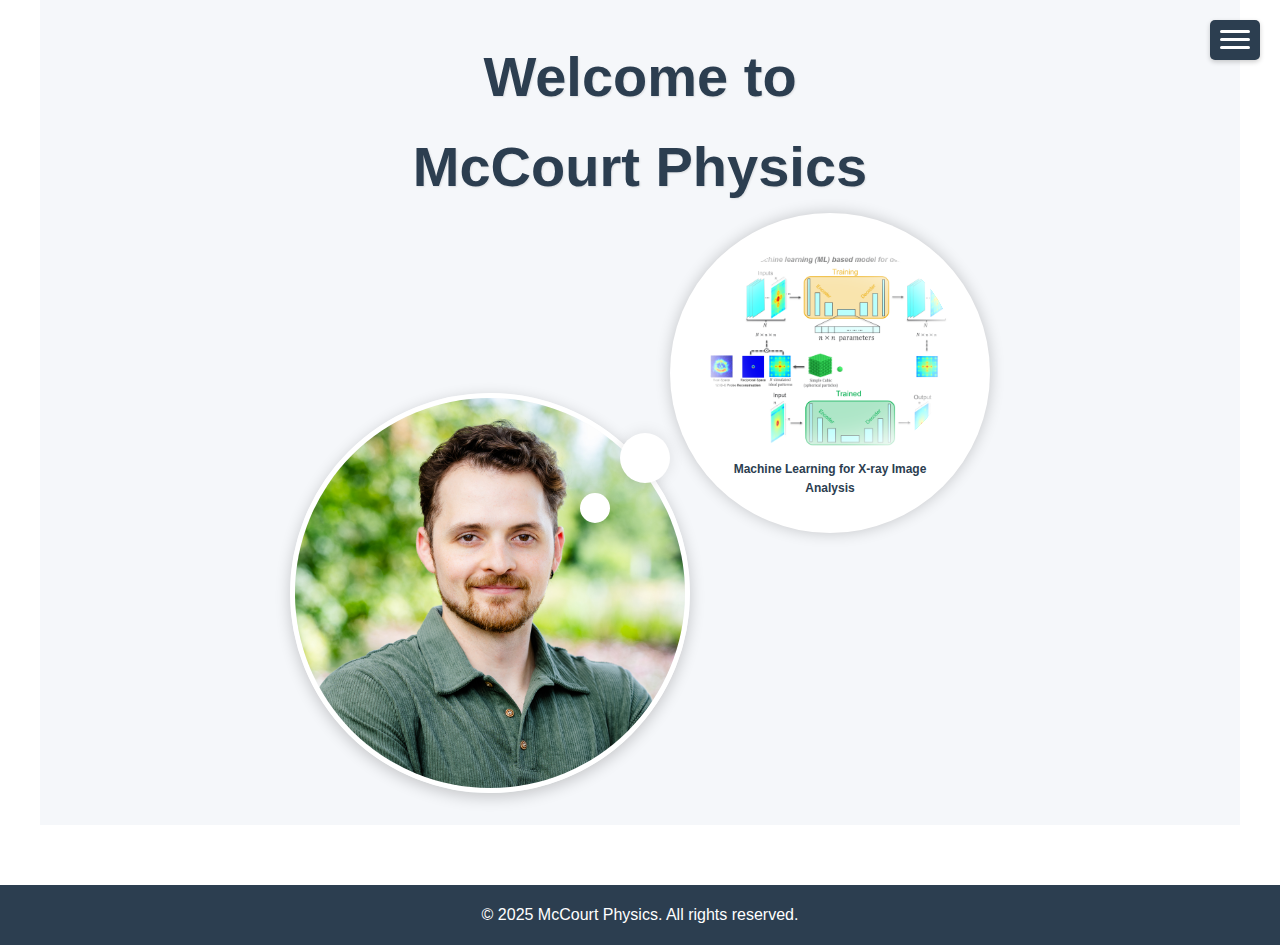
<file: index.html>
<!DOCTYPE html>
<html lang="en">
<head>
    <meta charset="UTF-8">
    <meta name="viewport" content="width=device-width, initial-scale=1.0">
    <title>McCourt Physics</title>
    <link rel="stylesheet" href="css/styles.css">
    <link rel="stylesheet" href="https://cdnjs.cloudflare.com/ajax/libs/font-awesome/5.15.4/css/all.min.css">
</head>
<body>
    <header>
        <nav>
            <ul>
                <li><a href="index.html">Home</a></li>
                <li><a href="about.html">About</a></li>
                <li><a href="research.html">Research</a></li>
                <li><a href="interests.html">Interests</a></li>
                <li><a href="contact.html">Contact</a></li>
            </ul>
        </nav>
    </header>

    <main>
        <section id="home" class="hero-section">
            <div class="hero-content">
                <h1>Welcome to<br>McCourt Physics</h1>
                
                <div class="scientist-container">
                    <div class="scientist">
                        <img src="images/34097D_3109_ALI_Joseph McCourt_WEB.jpg" alt="Joseph McCourt" class="scientist-img">
                        <div class="thought-bubble">
                            <a href="#" id="research-link">
                                <div class="research-img-container">
                                    <img src="" alt="Research project" id="research-image" class="research-img">
                                </div>
                                <div class="bubble-title" id="bubble-title"></div>
                            </a>
                        </div>
                    </div>
                </div>
            </div>
        </section>
    </main>

    <footer>
        <p>&copy; 2025 McCourt Physics. All rights reserved.</p>
    </footer>

    <!-- Hamburger Menu Button -->
    <div class="hamburger-menu">
        <div class="hamburger-icon">
            <span></span>
            <span></span>
            <span></span>
        </div>
    </div>

    <!-- Mobile Navigation -->
    <nav class="mobile-nav">
        <ul>
            <li><a href="index.html">Home</a></li>
            <li><a href="about.html">About</a></li>
            <li><a href="research.html">Research</a></li>
            <li><a href="interests.html">Interests</a></li>
            <li><a href="contact.html">Contact</a></li>
        </ul>
    </nav>

    <script>
        // Array of research projects with images and links
        const researchProjects = [
            {
                image: "images/research/lipid_self_assembly.png",
                link: "research.html#lipid-assembly",
                title: "Lipid Self-Assembly"
            },
            {
                image: "images/research/charge_regulation.png",
                link: "research.html#charge-regulation",
                title: "Charge Regulation in Molecular Assemblies"
            },
            {
                image: "images/research/waxs_diffraction_analysis.png",
                link: "research.html#waxs-diffraction",
                title: "X-ray Diffraction Analysis"
            },
            {
                image: "images/research/Xray_scattering_cochleate.png",
                link: "research.html#xray-scattering",
                title: "Nanoscale Mathematical Modelling"
            },
            {
                image: "images/research/MD_simulations_fluctuations.png",
                link: "research.html#molecular-dynamics1",
                title: "Molecular Dynamics of Bilayer Membranes"
            },
            {
                image: "images/research/MD_simulations_parameterization.png",
                link: "research.html#molecular-dynamics2",
                title: "Molecular Dynamics of Lipid Molecules"
            },
            {
                image: "images/research/xray_image_analysis.png",
                link: "research.html#xray-image-analysis",
                title: "Machine Learning for X-ray Image Analysis"
            },
            {
                image: "images/research/ptycosaxs.jpg",
                link: "research.html#ptychography",
                title: "X-ray Ptychography"
            },
            {
                image: "images/research/chiral_in_nature.png",
                link: "research.html#chiral-structures",
                title: "Chirality"
            },
            {
                image: "images/research/RC02_3D_ED_isosurface_0.6_2.3.png",
                link: "research.html#ptychography",
                title: "X-ray Tomography"
            }
        ];

        // Function to select a random research project
        function selectRandomProject() {
            const randomIndex = Math.floor(Math.random() * researchProjects.length);
            // const randomIndex = 4;
            const project = researchProjects[randomIndex];
            
            const researchImage = document.getElementById('research-image');
            const researchLink = document.getElementById('research-link');
            const bubbleTitle = document.getElementById('bubble-title');
            
            researchImage.src = project.image;
            researchImage.alt = project.title;
            researchLink.href = project.link;
            researchLink.title = project.title;
            bubbleTitle.textContent = project.title;
        }

        // Select a random project when the page loads
        document.addEventListener('DOMContentLoaded', function() {
            selectRandomProject();
            
            // Hamburger menu functionality
            const hamburger = document.querySelector('.hamburger-icon');
            const mobileNav = document.querySelector('.mobile-nav');
            
            hamburger.addEventListener('click', function() {
                this.classList.toggle('open');
                mobileNav.classList.toggle('open');
                document.body.classList.toggle('no-scroll');
            });
            
            // Close menu when clicking on a link
            const navLinks = document.querySelectorAll('.mobile-nav a');
            navLinks.forEach(link => {
                link.addEventListener('click', function() {
                    hamburger.classList.remove('open');
                    mobileNav.classList.remove('open');
                    document.body.classList.remove('no-scroll');
                });
            });
        });

        // Change the project every 4 seconds
        setInterval(selectRandomProject, 4000);
    </script>
</body>
</html>
</file>
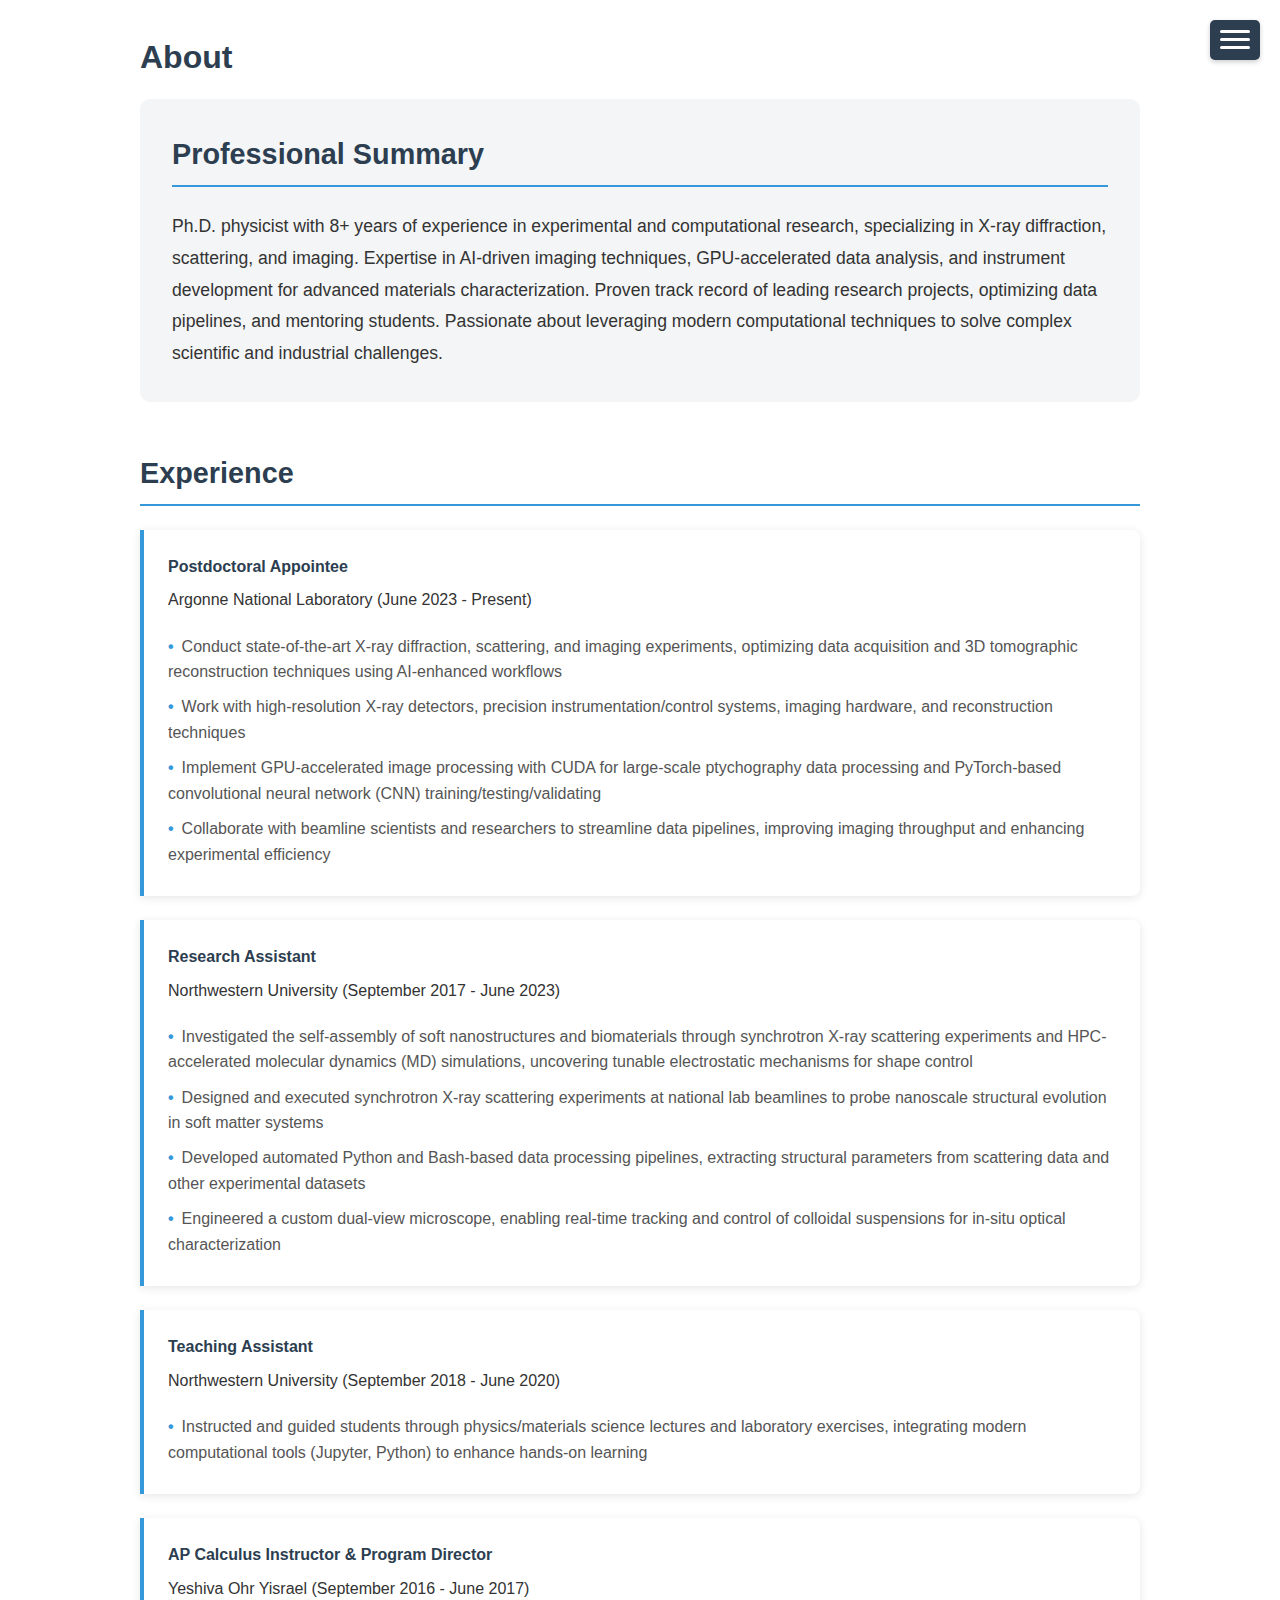
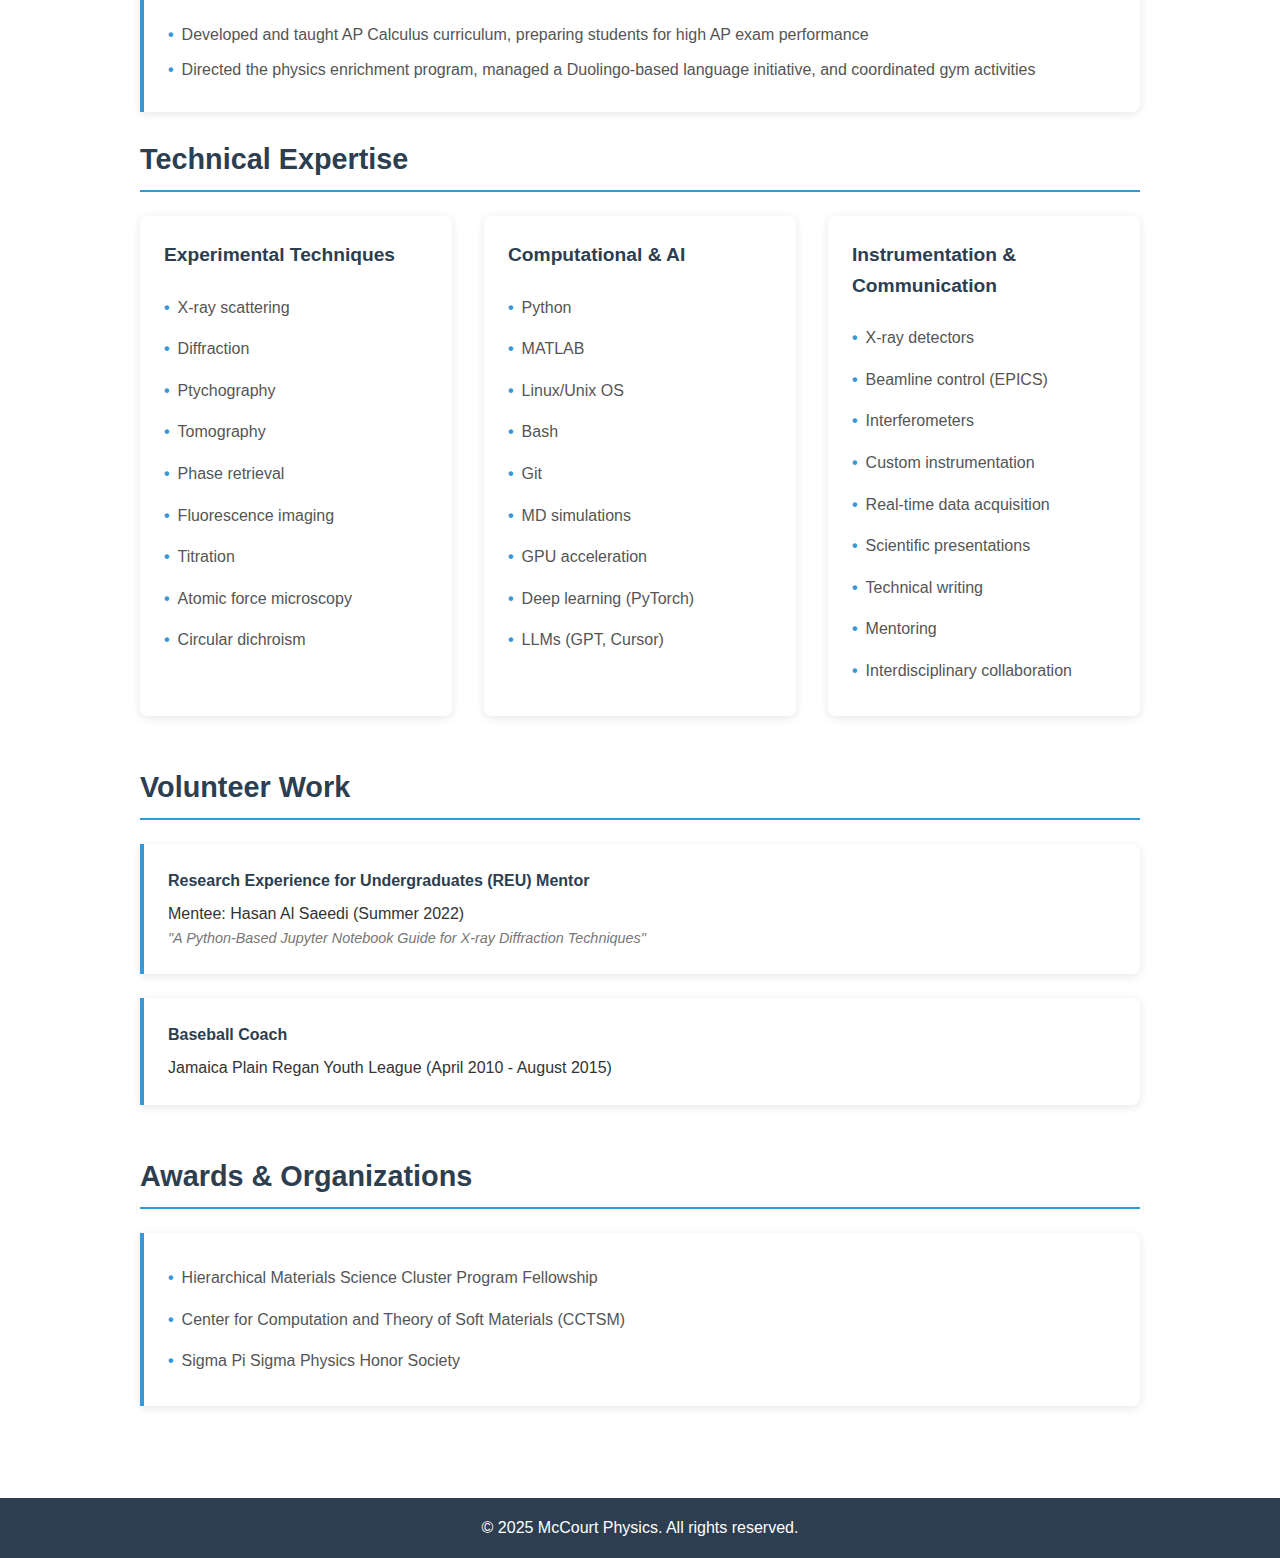
<file: about.html>
<!DOCTYPE html>
<html lang="en">
<head>
    <meta charset="UTF-8">
    <meta name="viewport" content="width=device-width, initial-scale=1.0">
    <title>About - McCourt Physics</title>
    <link rel="stylesheet" href="css/styles.css">
    <link rel="stylesheet" href="https://cdnjs.cloudflare.com/ajax/libs/font-awesome/5.15.4/css/all.min.css">
</head>
<body>
    <header>
        <nav>
            <ul>
                <li><a href="index.html">Home</a></li>
                <li><a href="about.html">About</a></li>
                <li><a href="research.html">Research</a></li>
                <li><a href="interests.html">Interests</a></li>
                <li><a href="contact.html">Contact</a></li>
            </ul>
        </nav>
    </header>

    <main>
        <section id="about">
            <h2>About</h2>
            <div class="about-content">
                <div class="profile-summary">
                    <h3>Professional Summary</h3>
                    <p>Ph.D. physicist with 8+ years of experience in experimental and computational research, specializing in X-ray diffraction, scattering, and imaging. Expertise in AI-driven imaging techniques, GPU-accelerated data analysis, and instrument development for advanced materials characterization. Proven track record of leading research projects, optimizing data pipelines, and mentoring students. Passionate about leveraging modern computational techniques to solve complex scientific and industrial challenges.</p>
                </div>

                <div class="experience">
                    <h3>Experience</h3>
                    <div class="experience-item">
                        <h4>Postdoctoral Appointee</h4>
                        <p>Argonne National Laboratory (June 2023 - Present)</p>
                        <ul class="experience-responsibilities">
                            <li>Conduct state-of-the-art X-ray diffraction, scattering, and imaging experiments, optimizing data acquisition and 3D tomographic reconstruction techniques using AI-enhanced workflows</li>
                            <li>Work with high-resolution X-ray detectors, precision instrumentation/control systems, imaging hardware, and reconstruction techniques</li>
                            <li>Implement GPU-accelerated image processing with CUDA for large-scale ptychography data processing and PyTorch-based convolutional neural network (CNN) training/testing/validating</li>
                            <li>Collaborate with beamline scientists and researchers to streamline data pipelines, improving imaging throughput and enhancing experimental efficiency</li>
                        </ul>
                    </div>
                    
                    <div class="experience-item">
                        <h4>Research Assistant</h4>
                        <p>Northwestern University (September 2017 - June 2023)</p>
                        <ul class="experience-responsibilities">
                            <li>Investigated the self-assembly of soft nanostructures and biomaterials through synchrotron X-ray scattering experiments and HPC-accelerated molecular dynamics (MD) simulations, uncovering tunable electrostatic mechanisms for shape control</li>
                            <li>Designed and executed synchrotron X-ray scattering experiments at national lab beamlines to probe nanoscale structural evolution in soft matter systems</li>
                            <li>Developed automated Python and Bash-based data processing pipelines, extracting structural parameters from scattering data and other experimental datasets</li>
                            <li>Engineered a custom dual-view microscope, enabling real-time tracking and control of colloidal suspensions for in-situ optical characterization</li>
                        </ul>
                    </div>
                    
                    <div class="experience-item">
                        <h4>Teaching Assistant</h4>
                        <p>Northwestern University (September 2018 - June 2020)</p>
                        <ul class="experience-responsibilities">
                            <li>Instructed and guided students through physics/materials science lectures and laboratory exercises, integrating modern computational tools (Jupyter, Python) to enhance hands-on learning</li>
                        </ul>
                    </div>
                    
                    <div class="experience-item">
                        <h4>AP Calculus Instructor & Program Director</h4>
                        <p>Yeshiva Ohr Yisrael (September 2016 - June 2017)</p>
                        <ul class="experience-responsibilities">
                            <li>Developed and taught AP Calculus curriculum, preparing students for high AP exam performance</li>
                            <li>Directed the physics enrichment program, managed a Duolingo-based language initiative, and coordinated gym activities</li>
                        </ul>
                    </div>
                </div>

                <div class="skills-container">
                    <h3>Technical Expertise</h3>
                    <div class="skills-grid">
                        <div class="skill-category">
                            <h4>Experimental Techniques</h4>
                            <ul>
                                <li>X-ray scattering</li>
                                <li>Diffraction</li>
                                <li>Ptychography</li>
                                <li>Tomography</li>
                                <li>Phase retrieval</li>
                                <li>Fluorescence imaging</li>
                                <li>Titration</li>
                                <li>Atomic force microscopy</li>
                                <li>Circular dichroism</li>
                            </ul>
                        </div>
                        <div class="skill-category">
                            <h4>Computational & AI</h4>
                            <ul>
                                <li>Python</li>
                                <li>MATLAB</li>
                                <li>Linux/Unix OS</li>
                                <li>Bash</li>
                                <li>Git</li>
                                <li>MD simulations</li>
                                <li>GPU acceleration</li>
                                <li>Deep learning (PyTorch)</li>
                                <li>LLMs (GPT, Cursor)</li>
                            </ul>
                        </div>
                        <div class="skill-category">
                            <h4>Instrumentation & Communication</h4>
                            <ul>
                                <li>X-ray detectors</li>
                                <li>Beamline control (EPICS)</li>
                                <li>Interferometers</li>
                                <li>Custom instrumentation</li>
                                <li>Real-time data acquisition</li>
                                <li>Scientific presentations</li>
                                <li>Technical writing</li>
                                <li>Mentoring</li>
                                <li>Interdisciplinary collaboration</li>
                            </ul>
                        </div>
                    </div>
                </div>

                <div class="volunteer-work">
                    <h3>Volunteer Work</h3>
                    <div class="volunteer-item">
                        <h4>Research Experience for Undergraduates (REU) Mentor</h4>
                        <p>Mentee: Hasan Al Saeedi (Summer 2022)</p>
                        <p class="volunteer-detail">"A Python-Based Jupyter Notebook Guide for X-ray Diffraction Techniques"</p>
                    </div>
                    <div class="volunteer-item">
                        <h4>Baseball Coach</h4>
                        <p>Jamaica Plain Regan Youth League (April 2010 - August 2015)</p>
                    </div>
                </div>

                <div class="awards">
                    <h3>Awards & Organizations</h3>
                    <ul class="awards-list">
                        <li>Hierarchical Materials Science Cluster Program Fellowship</li>
                        <li>Center for Computation and Theory of Soft Materials (CCTSM)</li>
                        <li>Sigma Pi Sigma Physics Honor Society</li>
                    </ul>
                </div>
            </div>
        </section>
    </main>

    <footer>
        <p>&copy; 2025 McCourt Physics. All rights reserved.</p>
    </footer>

    <!-- Hamburger Menu Button -->
    <div class="hamburger-menu">
        <div class="hamburger-icon">
            <span></span>
            <span></span>
            <span></span>
        </div>
    </div>

    <!-- Mobile Navigation -->
    <nav class="mobile-nav">
        <ul>
            <li><a href="index.html">Home</a></li>
            <li><a href="about.html">About</a></li>
            <li><a href="research.html">Research</a></li>
            <li><a href="interests.html">Interests</a></li>
            <li><a href="contact.html">Contact</a></li>
        </ul>
    </nav>

    <script>
        document.addEventListener('DOMContentLoaded', function() {
            // Hamburger menu functionality
            const hamburger = document.querySelector('.hamburger-icon');
            const mobileNav = document.querySelector('.mobile-nav');
            
            hamburger.addEventListener('click', function() {
                this.classList.toggle('open');
                mobileNav.classList.toggle('open');
                document.body.classList.toggle('no-scroll');
            });
            
            // Close menu when clicking on a link
            const navLinks = document.querySelectorAll('.mobile-nav a');
            navLinks.forEach(link => {
                link.addEventListener('click', function() {
                    hamburger.classList.remove('open');
                    mobileNav.classList.remove('open');
                    document.body.classList.remove('no-scroll');
                });
            });
        });
    </script>
</body>
</html>
</file>
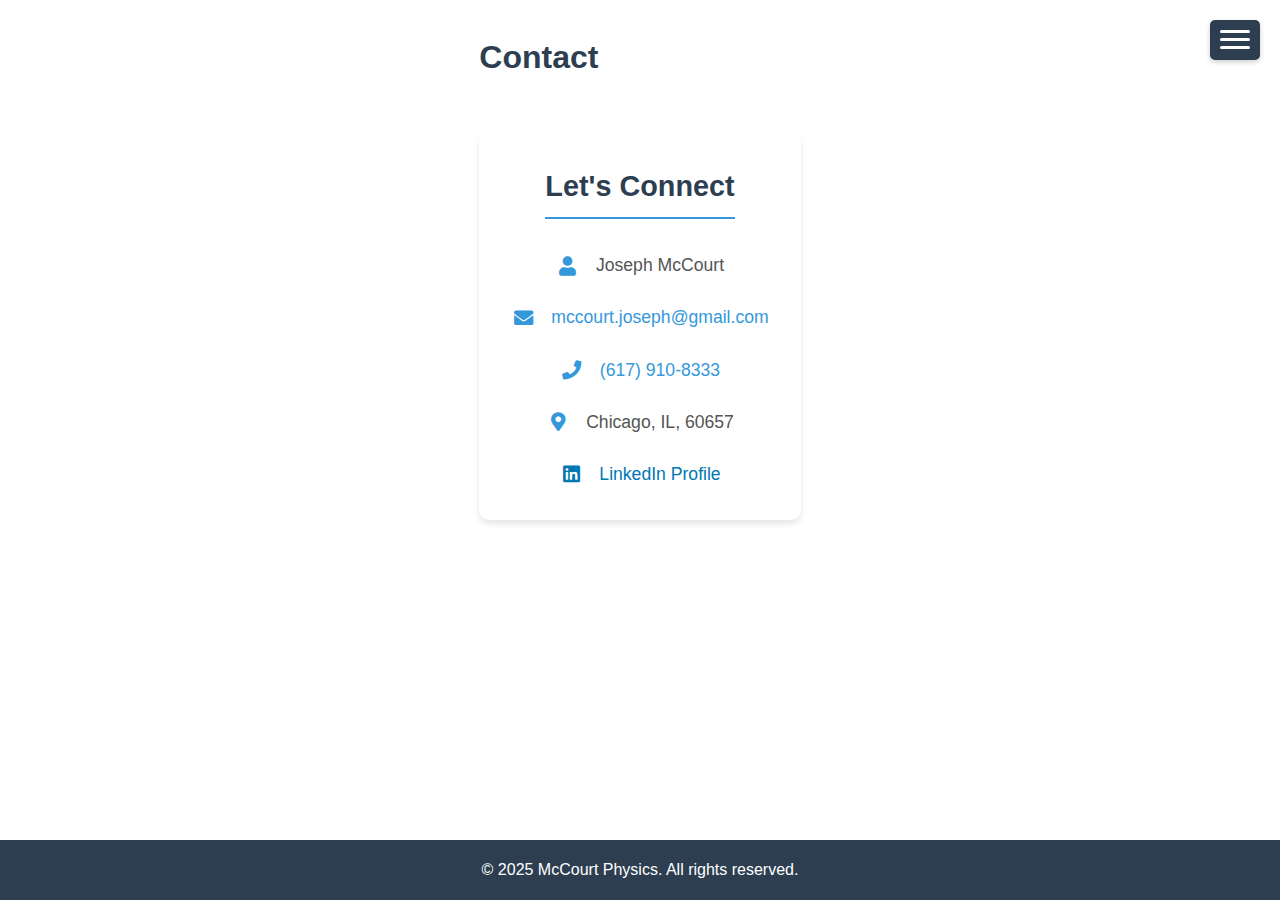
<file: contact.html>
<!DOCTYPE html>
<html lang="en">
<head>
    <meta charset="UTF-8">
    <meta name="viewport" content="width=device-width, initial-scale=1.0">
    <title>Contact - McCourt Physics</title>
    <link rel="stylesheet" href="css/styles.css">
    <link rel="stylesheet" href="https://cdnjs.cloudflare.com/ajax/libs/font-awesome/5.15.4/css/all.min.css">
</head>
<body>
    <header>
        <nav>
            <ul>
                <li><a href="index.html">Home</a></li>
                <li><a href="about.html">About</a></li>
                <li><a href="research.html">Research</a></li>
                <li><a href="interests.html">Interests</a></li>
                <li><a href="contact.html">Contact</a></li>
            </ul>
        </nav>
    </header>

    <main>
        <section id="contact">
            <h2>Contact</h2>
            <div class="contact-container">
                <div class="contact-card">
                    <div class="contact-info">
                        <h3>Let's Connect</h3>
                        <div class="contact-details">
                            <div class="contact-item">
                                <i class="fas fa-user"></i>
                                <span>Joseph McCourt</span>
                            </div>
                            <div class="contact-item">
                                <i class="fas fa-envelope"></i>
                                <a href="mailto:mccourt.joseph@gmail.com">mccourt.joseph@gmail.com</a>
                            </div>
                            <div class="contact-item">
                                <i class="fas fa-phone"></i>
                                <a href="tel:6179108333">(617) 910-8333</a>
                            </div>
                            <div class="contact-item">
                                <i class="fas fa-map-marker-alt"></i>
                                <span>Chicago, IL, 60657</span>
                            </div>
                            <div class="contact-item">
                                <i class="fab fa-linkedin"></i>
                                <a href="https://www.linkedin.com/in/joseph-mccourt-4a9327124/" target="_blank" rel="noopener noreferrer">LinkedIn Profile</a>
                            </div>
                        </div>
                    </div>
                </div>
            </div>
        </section>
    </main>

    <footer>
        <p>&copy; 2025 McCourt Physics. All rights reserved.</p>
    </footer>

    <!-- Hamburger Menu Button -->
    <div class="hamburger-menu">
        <div class="hamburger-icon">
            <span></span>
            <span></span>
            <span></span>
        </div>
    </div>

    <!-- Mobile Navigation -->
    <nav class="mobile-nav">
        <ul>
            <li><a href="index.html">Home</a></li>
            <li><a href="about.html">About</a></li>
            <li><a href="research.html">Research</a></li>
            <li><a href="interests.html">Interests</a></li>
            <li><a href="contact.html">Contact</a></li>
        </ul>
    </nav>

    <script>
        document.addEventListener('DOMContentLoaded', function() {
            // Hamburger menu functionality
            const hamburger = document.querySelector('.hamburger-icon');
            const mobileNav = document.querySelector('.mobile-nav');
            
            hamburger.addEventListener('click', function() {
                this.classList.toggle('open');
                mobileNav.classList.toggle('open');
                document.body.classList.toggle('no-scroll');
            });
            
            // Close menu when clicking on a link
            const navLinks = document.querySelectorAll('.mobile-nav a');
            navLinks.forEach(link => {
                link.addEventListener('click', function() {
                    hamburger.classList.remove('open');
                    mobileNav.classList.remove('open');
                    document.body.classList.remove('no-scroll');
                });
            });
        });
    </script>
</body>
</html>
</file>
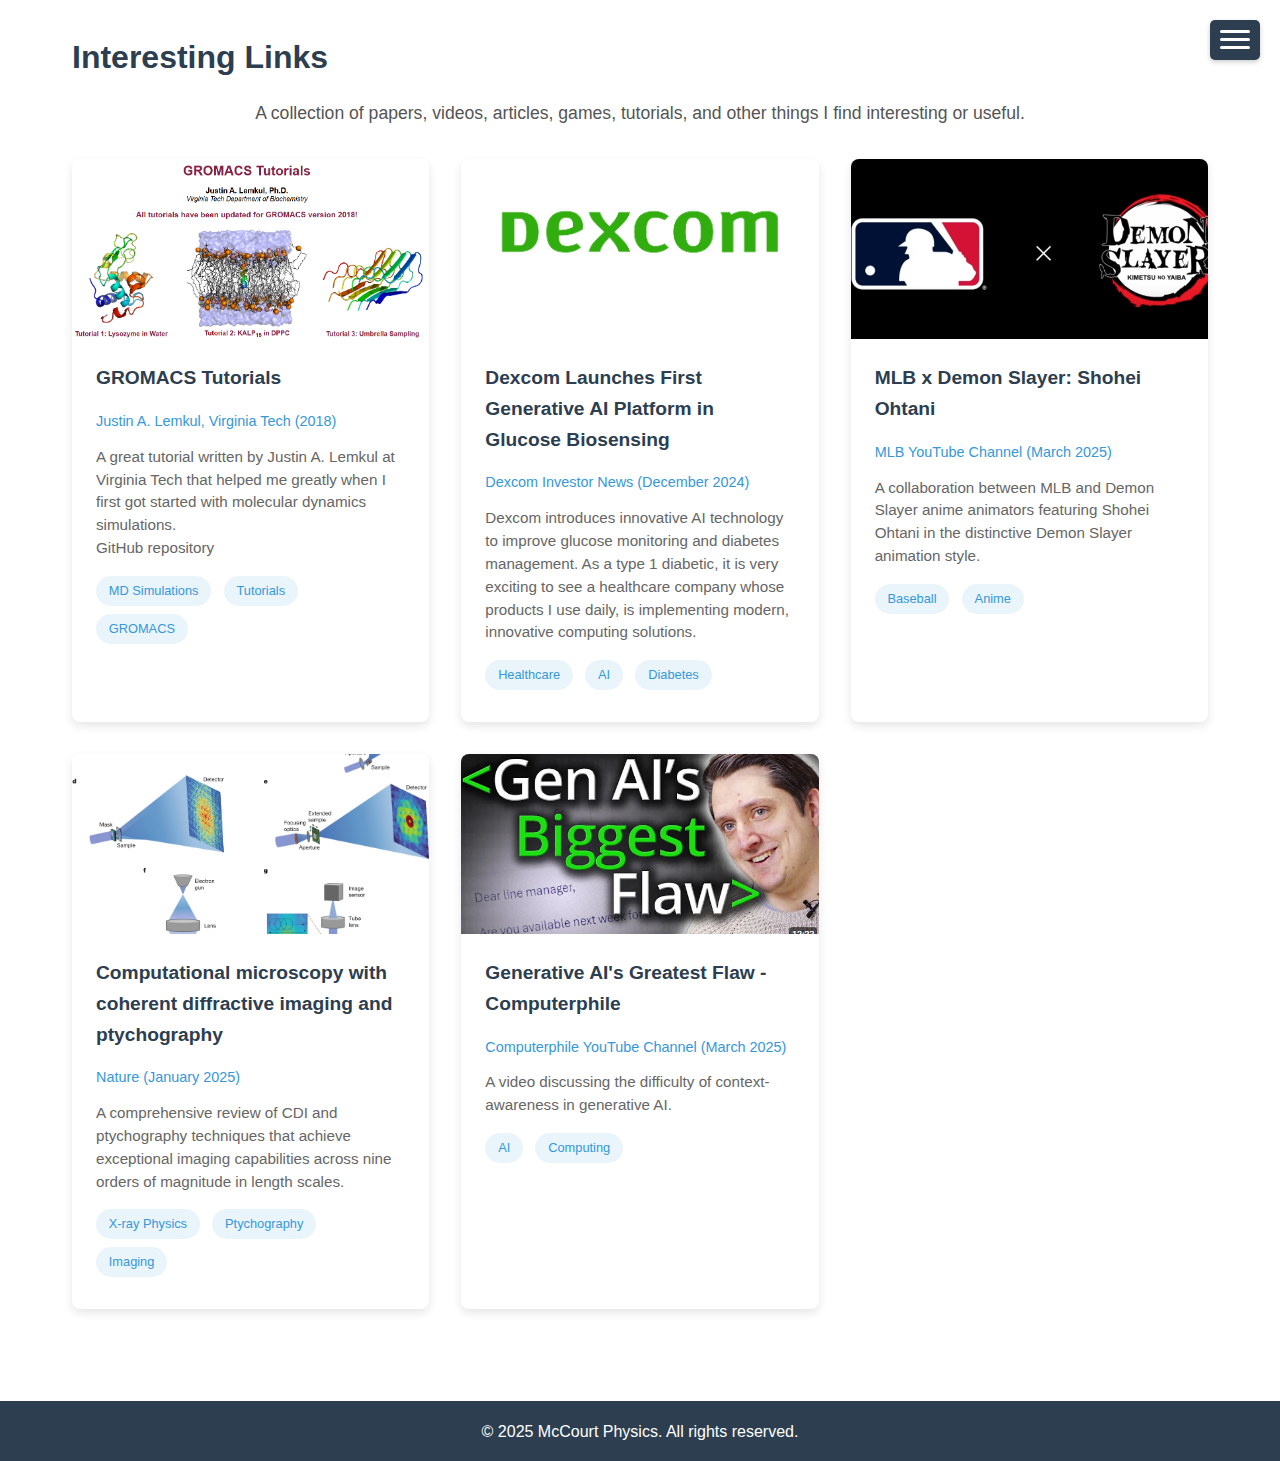
<file: interests.html>
<!DOCTYPE html>
<html lang="en">
<head>
    <meta charset="UTF-8">
    <meta name="viewport" content="width=device-width, initial-scale=1.0">
    <title>Interests - McCourt Physics</title>
    <link rel="stylesheet" href="css/styles.css">
    <link rel="stylesheet" href="https://cdnjs.cloudflare.com/ajax/libs/font-awesome/5.15.4/css/all.min.css">
</head>
<body>
    <header>
        <nav>
            <ul>
                <li><a href="index.html">Home</a></li>
                <li><a href="about.html">About</a></li>
                <li><a href="research.html">Research</a></li>
                <li><a href="interests.html">Interests</a></li>
                <li><a href="contact.html">Contact</a></li>
            </ul>
        </nav>
    </header>

    <main>
        <section id="interests">
            <h2>Interesting Links</h2>
            <p class="section-intro">A collection of papers, videos, articles, games, tutorials, and other things I find interesting or useful.</p>
            
            <div class="interests-grid">
                <!-- Sorted by date added (newest first) -->
                
                <!-- Added April 2025 -->
                <div class="interest-card">
                    <a href="http://www.mdtutorials.com/gmx/" target="_blank" rel="noopener noreferrer">
                        <div class="interest-thumbnail">
                            <img src="images/interests/20180101_gromacsMD.png" alt="GROMACS Tutorials">
                        </div>
                        <div class="interest-content">
                            <h3>GROMACS Tutorials</h3>
                            <p class="interest-source">Justin A. Lemkul, Virginia Tech (2018)</p>
                            <p class="interest-description">A great tutorial written by Justin A. Lemkul at Virginia Tech that helped me greatly when I first got started with molecular dynamics simulations. <a href="https://github.com/jalemkul/gmx_tutorials_livecoms" target="_blank" rel="noopener noreferrer" class="inline-link">GitHub repository</a></p>
                            <span class="interest-tag">MD Simulations</span>
                            <span class="interest-tag">Tutorials</span>
                            <span class="interest-tag">GROMACS</span>
                        </div>
                    </a>
                </div>
                
                <!-- Added April 2025 -->
                <div class="interest-card">
                    <a href="https://investors.dexcom.com/news/news-details/2024/Dexcom-Launches-the-First-Generative-AI-Platform-in-Glucose-Biosensing/default.aspx" target="_blank" rel="noopener noreferrer">
                        <div class="interest-thumbnail">
                            <img src="images/interests/20241217_dexcom_genAI.png" alt="Dexcom GenAI" style="object-fit: contain; max-height: 80%; margin: auto; display: block;">
                        </div>
                        <div class="interest-content">
                            <h3>Dexcom Launches First Generative AI Platform in Glucose Biosensing</h3>
                            <p class="interest-source">Dexcom Investor News (December 2024)</p>
                            <p class="interest-description">Dexcom introduces innovative AI technology to improve glucose monitoring and diabetes management. As a type 1 diabetic, it is very exciting to see a healthcare company whose products I use daily, is implementing modern, innovative computing solutions.</p>
                            <span class="interest-tag">Healthcare</span>
                            <span class="interest-tag">AI</span>
                            <span class="interest-tag">Diabetes</span>
                        </div>
                    </a>
                </div>
                
                <!-- Added April 2025 -->
                <div class="interest-card">
                    <a href="https://youtu.be/olR2KeUBkew?feature=shared" target="_blank" rel="noopener noreferrer">
                        <div class="interest-thumbnail">
                            <img src="images/interests/20250306_mlb_demonslayer.png" alt="MLB x Demon Slayer">
                        </div>
                        <div class="interest-content">
                            <h3>MLB x Demon Slayer: Shohei Ohtani</h3>
                            <p class="interest-source">MLB YouTube Channel (March 2025)</p>
                            <p class="interest-description">A collaboration between MLB and Demon Slayer anime animators featuring Shohei Ohtani in the distinctive Demon Slayer animation style.</p>
                            <span class="interest-tag">Baseball</span>
                            <span class="interest-tag">Anime</span>
                        </div>
                    </a>
                </div>
                
                <!-- Added March 2025 -->
                <div class="interest-card">
                    <a href="https://www.nature.com/articles/s41586-024-08278-z" target="_blank" rel="noopener noreferrer">
                        <div class="interest-thumbnail">
                            <img src="images/interests/20250108_microscopy_ptychography_nature_review.webp" alt="Computational Microscopy">
                        </div>
                        <div class="interest-content">
                            <h3>Computational microscopy with coherent diffractive imaging and ptychography</h3>
                            <p class="interest-source">Nature (January 2025)</p>
                            <p class="interest-description">A comprehensive review of CDI and ptychography techniques that achieve exceptional imaging capabilities across nine orders of magnitude in length scales.</p>
                            <span class="interest-tag">X-ray Physics</span>
                            <span class="interest-tag">Ptychography</span>
                            <span class="interest-tag">Imaging</span>
                        </div>
                    </a>
                </div>
                
                <!-- Added March 2025 -->
                <div class="interest-card">
                    <a href="https://youtu.be/rAEqP9VEhe8?feature=shared" target="_blank" rel="noopener noreferrer">
                        <div class="interest-thumbnail">
                            <img src="images/interests/20250304_genAI_flaw.png" alt="GenAI Greatest Flaw">
                        </div>
                        <div class="interest-content">
                            <h3>Generative AI's Greatest Flaw - Computerphile</h3>
                            <p class="interest-source">Computerphile YouTube Channel (March 2025)</p>
                            <p class="interest-description">A video discussing the difficulty of context-awareness in generative AI.</p>
                            <span class="interest-tag">AI</span>
                            <span class="interest-tag">Computing</span>
                        </div>
                    </a>
                </div>
                
                <!-- Add more cards as needed -->
            </div>
        </section>
    </main>

    <footer>
        <p>&copy; 2025 McCourt Physics. All rights reserved.</p>
    </footer>

    <!-- Hamburger Menu Button -->
    <div class="hamburger-menu">
        <div class="hamburger-icon">
            <span></span>
            <span></span>
            <span></span>
        </div>
    </div>

    <!-- Mobile Navigation -->
    <nav class="mobile-nav">
        <ul>
            <li><a href="index.html">Home</a></li>
            <li><a href="about.html">About</a></li>
            <li><a href="research.html">Research</a></li>
            <li><a href="interests.html">Interests</a></li>
            <li><a href="contact.html">Contact</a></li>
        </ul>
    </nav>

    <script>
        document.addEventListener('DOMContentLoaded', function() {
            // Hamburger menu functionality
            const hamburger = document.querySelector('.hamburger-icon');
            const mobileNav = document.querySelector('.mobile-nav');
            
            hamburger.addEventListener('click', function() {
                this.classList.toggle('open');
                mobileNav.classList.toggle('open');
                document.body.classList.toggle('no-scroll');
            });
            
            // Close menu when clicking on a link
            const navLinks = document.querySelectorAll('.mobile-nav a');
            navLinks.forEach(link => {
                link.addEventListener('click', function() {
                    hamburger.classList.remove('open');
                    mobileNav.classList.remove('open');
                    document.body.classList.remove('no-scroll');
                });
            });
        });
    </script>
</body>
</html>
</file>
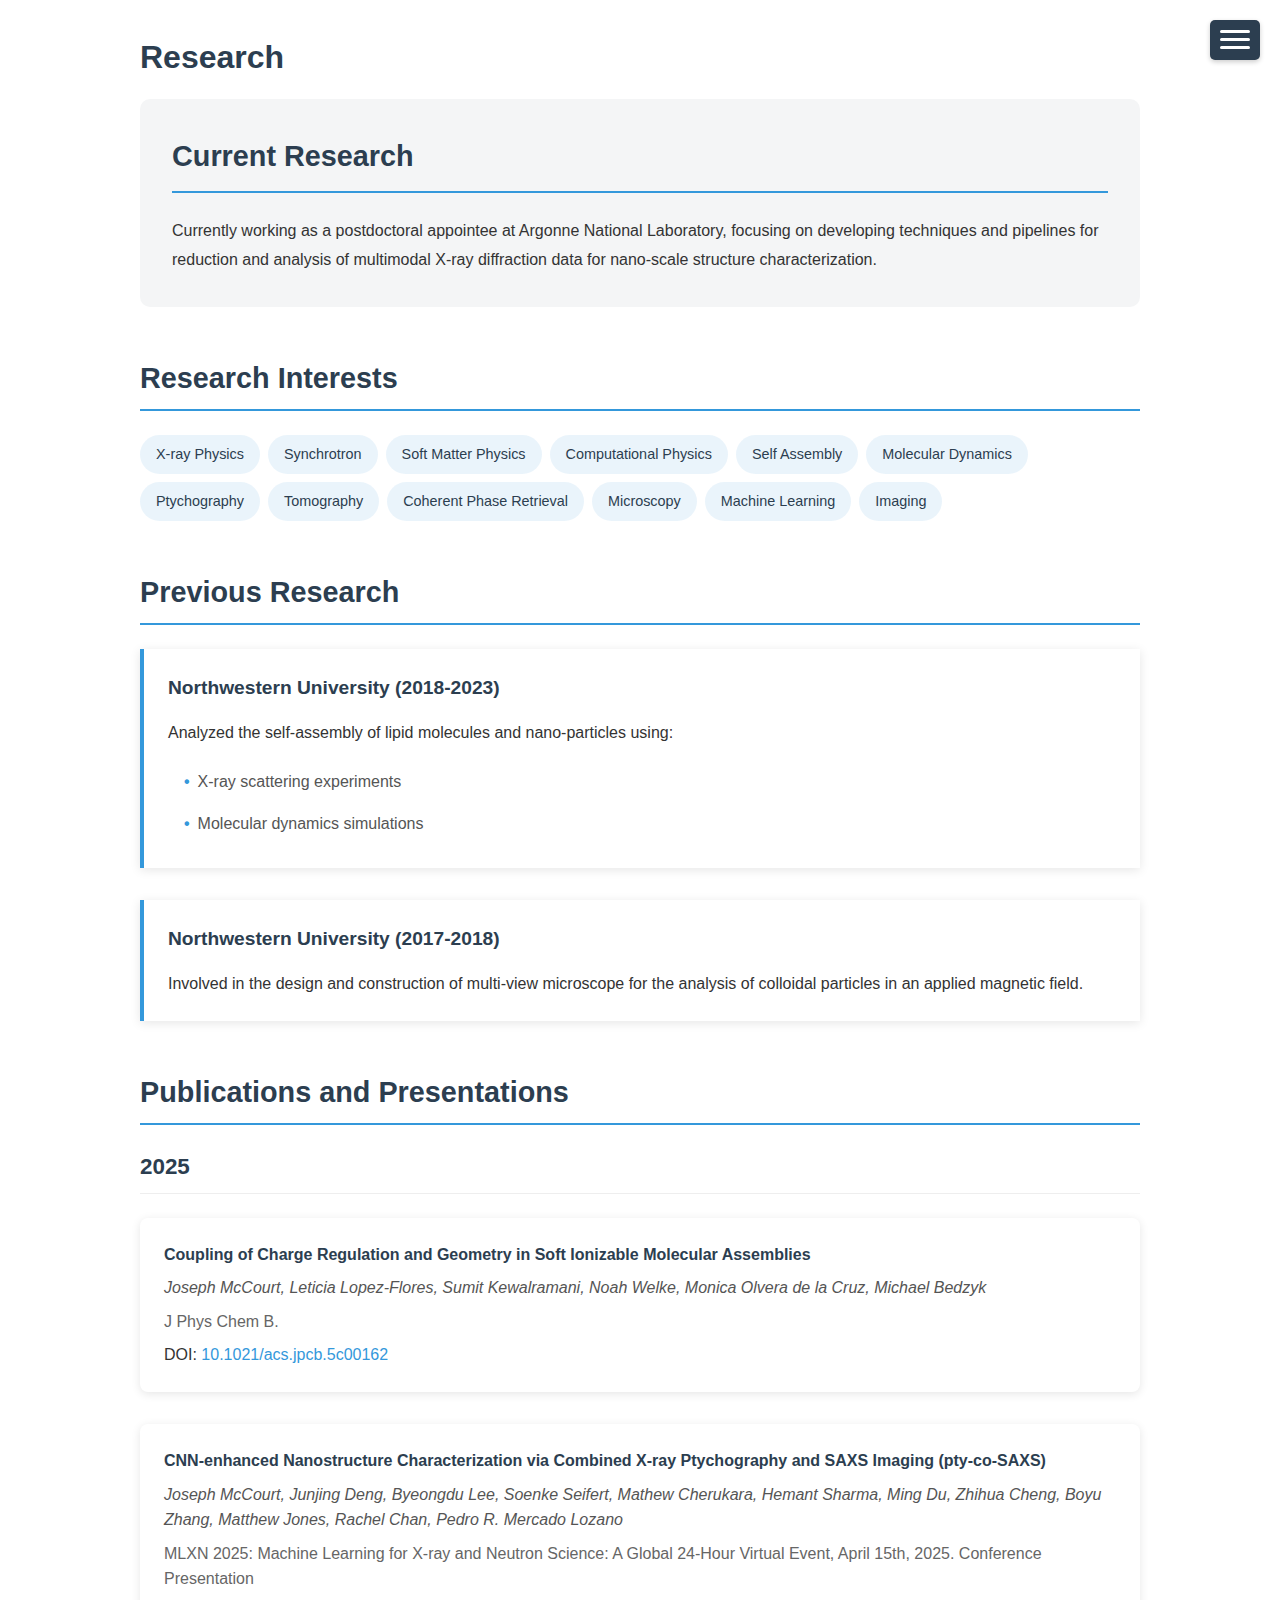
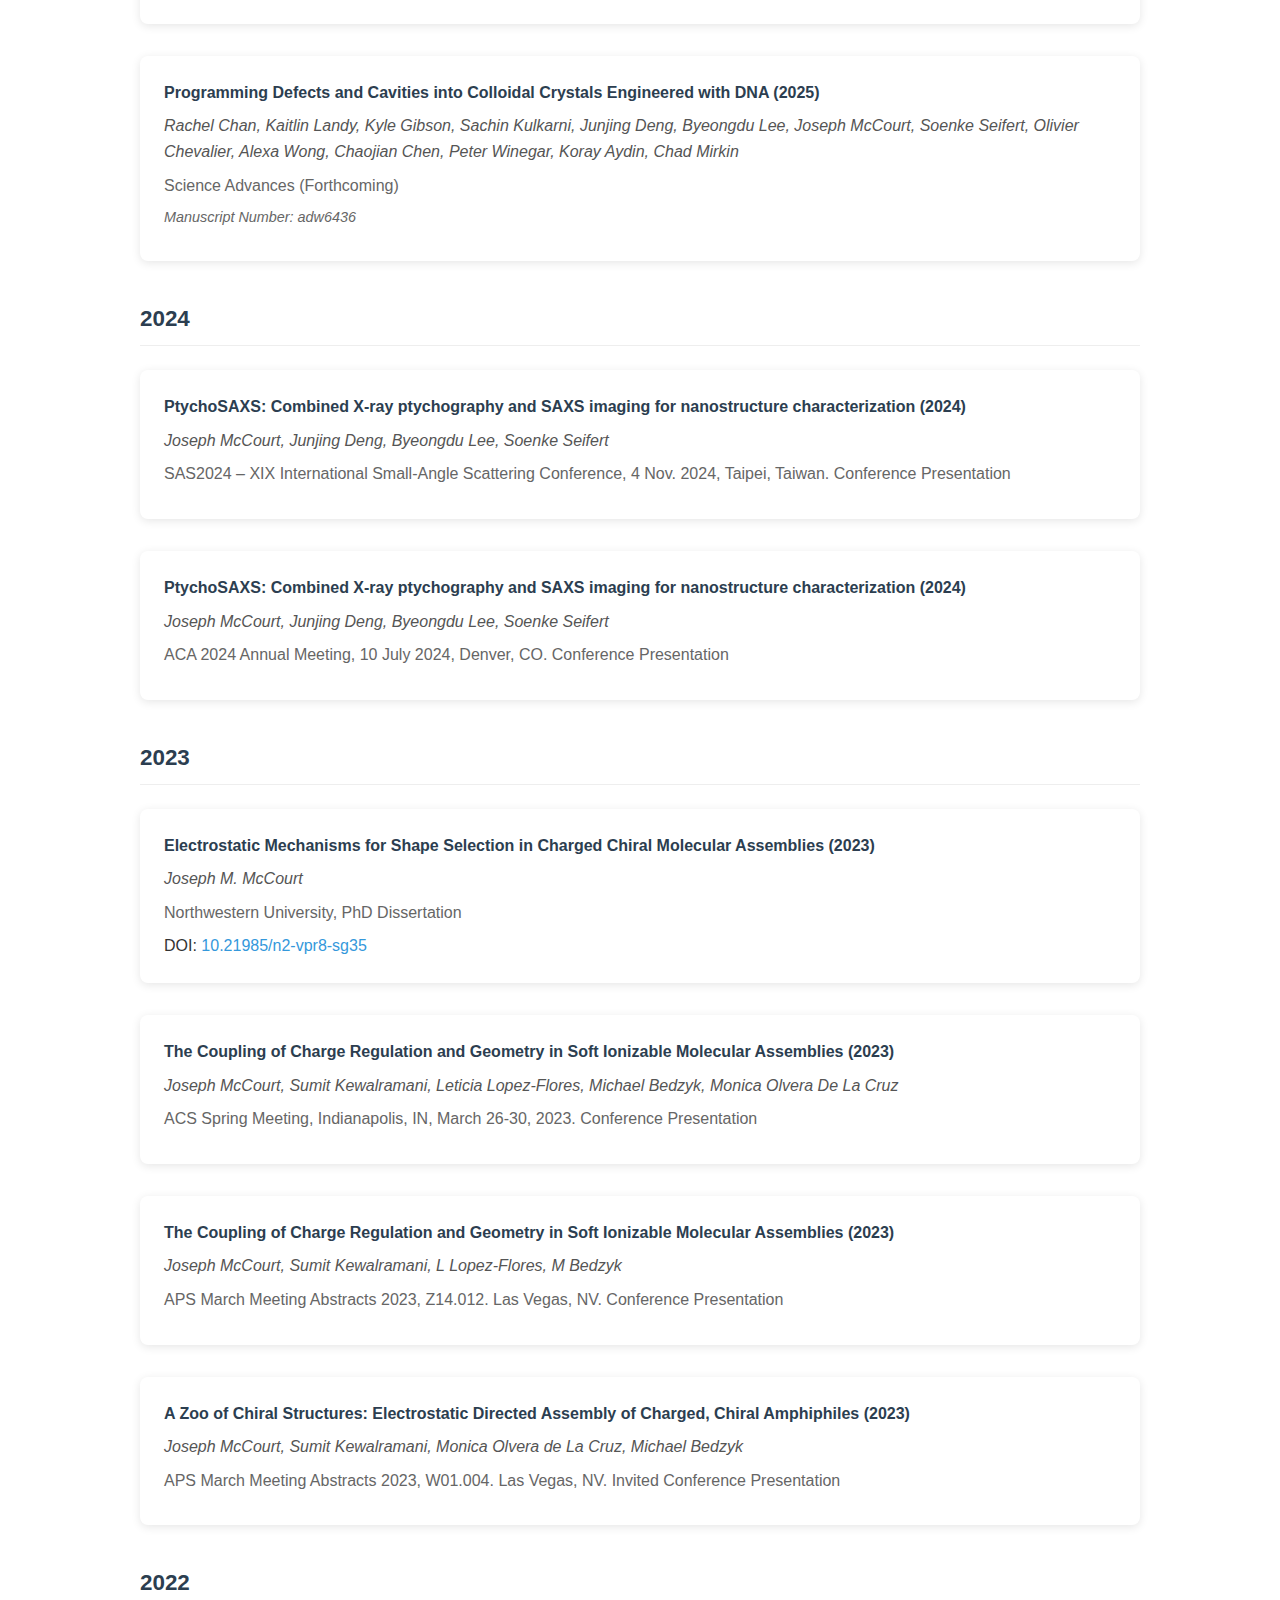
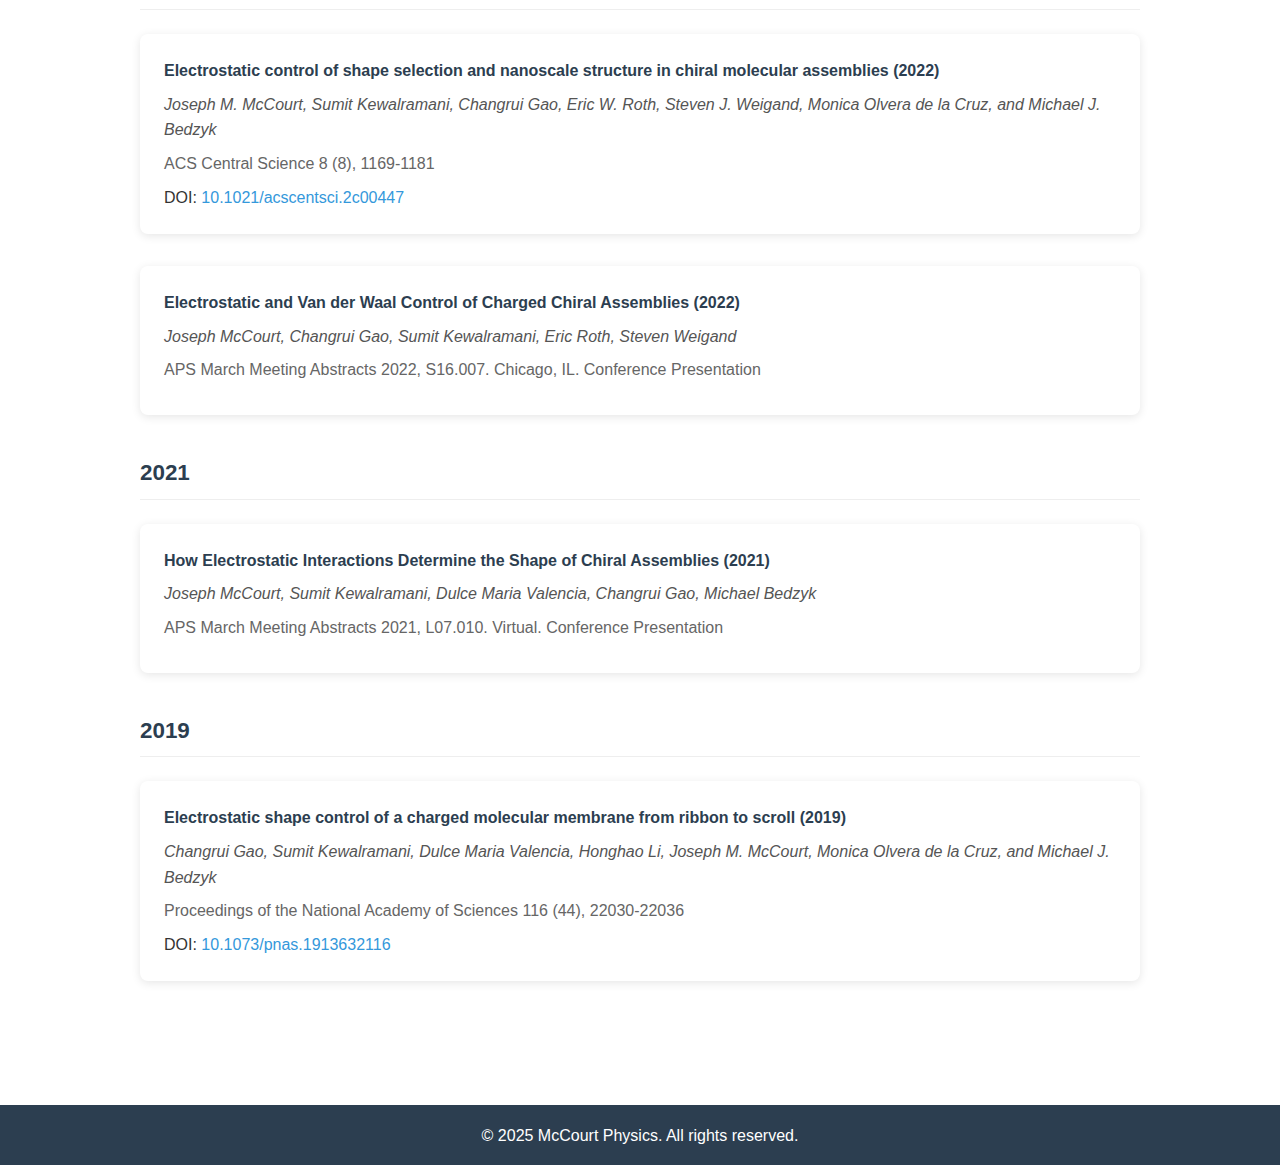
<file: research.html>
<!DOCTYPE html>
<html lang="en">
<head>
    <meta charset="UTF-8">
    <meta name="viewport" content="width=device-width, initial-scale=1.0">
    <title>Research - McCourt Physics</title>
    <link rel="stylesheet" href="css/styles.css">
    <link rel="stylesheet" href="https://cdnjs.cloudflare.com/ajax/libs/font-awesome/5.15.4/css/all.min.css">
</head>
<body>
    <header>
        <nav>
            <ul>
                <li><a href="index.html">Home</a></li>
                <li><a href="about.html">About</a></li>
                <li><a href="research.html">Research</a></li>
                <li><a href="interests.html">Interests</a></li>
                <li><a href="contact.html">Contact</a></li>
            </ul>
        </nav>
    </header>

    <main>
        <section id="research">
            <h2>Research</h2>
            
            <div class="research-content">
                <div class="research-summary">
                    <h3>Current Research</h3>
                    <p>Currently working as a postdoctoral appointee at Argonne National Laboratory, focusing on developing techniques and pipelines for reduction and analysis of multimodal X-ray diffraction data for nano-scale structure characterization.</p>
                </div>

                <div class="research-interests">
                    <h3>Research Interests</h3>
                    <ul>
                        <li>X-ray Physics</li>
                        <li>Synchrotron</li>
                        <li>Soft Matter Physics</li>
                        <li>Computational Physics</li>
                        <li>Self Assembly</li>
                        <li>Molecular Dynamics</li>
                        <li>Ptychography</li>
                        <li>Tomography</li>
                        <li>Coherent Phase Retrieval</li>
                        <li>Microscopy</li>
                        <li>Machine Learning</li>
                        <li>Imaging</li>
                    </ul>
                </div>

                <div class="research-history">
                    <h3>Previous Research</h3>
                    <div class="research-item">
                        <h4>Northwestern University (2018-2023)</h4>
                        <p>Analyzed the self-assembly of lipid molecules and nano-particles using:</p>
                        <ul>
                            <li>X-ray scattering experiments</li>
                            <li>Molecular dynamics simulations</li>
                        </ul>
                    </div>
                    <div class="research-item">
                        <h4>Northwestern University (2017-2018)</h4>
                        <p>Involved in the design and construction of multi-view microscope for the analysis of colloidal particles in an applied magnetic field.</p>
                    </div>
                </div>

                <div class="publications">
                    <h3>Publications and Presentations</h3>
                    
                    <h4>2025</h4>
                    <div class="publication-item">
                        <p class="publication-title">Coupling of Charge Regulation and Geometry in Soft Ionizable Molecular Assemblies</p>
                        <p class="authors">Joseph McCourt, Leticia Lopez-Flores, Sumit Kewalramani, Noah Welke, Monica Olvera de la Cruz, Michael Bedzyk</p>
                        <p class="journal">J Phys Chem B.</p>
                        <p class="doi">DOI: <a href="https://doi.org/10.1021/acs.jpcb.5c00162" target="_blank">10.1021/acs.jpcb.5c00162</a></p>
                    </div>
                    
                    <div class="publication-item">
                        <p class="publication-title">CNN-enhanced Nanostructure Characterization via Combined X-ray Ptychography and SAXS Imaging (pty-co-SAXS)</p>
                        <p class="authors">Joseph McCourt, Junjing Deng, Byeongdu Lee, Soenke Seifert, Mathew Cherukara, Hemant Sharma, Ming Du, Zhihua Cheng, Boyu Zhang, Matthew Jones, Rachel Chan, Pedro R. Mercado Lozano</p>
                        <p class="journal">MLXN 2025: Machine Learning for X-ray and Neutron Science: A Global 24-Hour Virtual Event, April 15th, 2025. Conference Presentation</p>
                    </div>
                    
                    <div class="publication-item">
                        <p class="publication-title">Programming Defects and Cavities into Colloidal Crystals Engineered with DNA (2025)</p>
                        <p class="authors">Rachel Chan, Kaitlin Landy, Kyle Gibson, Sachin Kulkarni, Junjing Deng, Byeongdu Lee, Joseph McCourt, Soenke Seifert, Olivier Chevalier, Alexa Wong, Chaojian Chen, Peter Winegar, Koray Aydin, Chad Mirkin</p>
                        <p class="journal">Science Advances (Forthcoming)</p>
                        <p class="manuscript">Manuscript Number: adw6436</p>
                    </div>
                    
                    <h4>2024</h4>
                    <div class="publication-item">
                        <p class="publication-title">PtychoSAXS: Combined X-ray ptychography and SAXS imaging for nanostructure characterization (2024)</p>
                        <p class="authors">Joseph McCourt, Junjing Deng, Byeongdu Lee, Soenke Seifert</p>
                        <p class="journal">SAS2024 – XIX International Small-Angle Scattering Conference, 4 Nov. 2024, Taipei, Taiwan. Conference Presentation</p>
                    </div>
                    
                    <div class="publication-item">
                        <p class="publication-title">PtychoSAXS: Combined X-ray ptychography and SAXS imaging for nanostructure characterization (2024)</p>
                        <p class="authors">Joseph McCourt, Junjing Deng, Byeongdu Lee, Soenke Seifert</p>
                        <p class="journal">ACA 2024 Annual Meeting, 10 July 2024, Denver, CO. Conference Presentation</p>
                    </div>
                    
                    <h4>2023</h4>
                    <div class="publication-item">
                        <p class="publication-title">Electrostatic Mechanisms for Shape Selection in Charged Chiral Molecular Assemblies (2023)</p>
                        <p class="authors">Joseph M. McCourt</p>
                        <p class="journal">Northwestern University, PhD Dissertation</p>
                        <p class="doi">DOI: <a href="https://doi.org/10.21985/n2-vpr8-sg35" target="_blank">10.21985/n2-vpr8-sg35</a></p>
                    </div>
                    
                    <div class="publication-item">
                        <p class="publication-title">The Coupling of Charge Regulation and Geometry in Soft Ionizable Molecular Assemblies (2023)</p>
                        <p class="authors">Joseph McCourt, Sumit Kewalramani, Leticia Lopez-Flores, Michael Bedzyk, Monica Olvera De La Cruz</p>
                        <p class="journal">ACS Spring Meeting, Indianapolis, IN, March 26-30, 2023. Conference Presentation</p>
                    </div>
                    
                    <div class="publication-item">
                        <p class="publication-title">The Coupling of Charge Regulation and Geometry in Soft Ionizable Molecular Assemblies (2023)</p>
                        <p class="authors">Joseph McCourt, Sumit Kewalramani, L Lopez-Flores, M Bedzyk</p>
                        <p class="journal">APS March Meeting Abstracts 2023, Z14.012. Las Vegas, NV. Conference Presentation</p>
                    </div>
                    
                    <div class="publication-item">
                        <p class="publication-title">A Zoo of Chiral Structures: Electrostatic Directed Assembly of Charged, Chiral Amphiphiles (2023)</p>
                        <p class="authors">Joseph McCourt, Sumit Kewalramani, Monica Olvera de La Cruz, Michael Bedzyk</p>
                        <p class="journal">APS March Meeting Abstracts 2023, W01.004. Las Vegas, NV. Invited Conference Presentation</p>
                    </div>
                    
                    <h4>2022</h4>
                    <div class="publication-item">
                        <p class="publication-title">Electrostatic control of shape selection and nanoscale structure in chiral molecular assemblies (2022)</p>
                        <p class="authors">Joseph M. McCourt, Sumit Kewalramani, Changrui Gao, Eric W. Roth, Steven J. Weigand, Monica Olvera de la Cruz, and Michael J. Bedzyk</p>
                        <p class="journal">ACS Central Science 8 (8), 1169-1181</p>
                        <p class="doi">DOI: <a href="https://doi.org/10.1021/acscentsci.2c00447" target="_blank">10.1021/acscentsci.2c00447</a></p>
                    </div>
                    
                    <div class="publication-item">
                        <p class="publication-title">Electrostatic and Van der Waal Control of Charged Chiral Assemblies (2022)</p>
                        <p class="authors">Joseph McCourt, Changrui Gao, Sumit Kewalramani, Eric Roth, Steven Weigand</p>
                        <p class="journal">APS March Meeting Abstracts 2022, S16.007. Chicago, IL. Conference Presentation</p>
                    </div>
                    
                    <h4>2021</h4>
                    <div class="publication-item">
                        <p class="publication-title">How Electrostatic Interactions Determine the Shape of Chiral Assemblies (2021)</p>
                        <p class="authors">Joseph McCourt, Sumit Kewalramani, Dulce Maria Valencia, Changrui Gao, Michael Bedzyk</p>
                        <p class="journal">APS March Meeting Abstracts 2021, L07.010. Virtual. Conference Presentation</p>
                    </div>
                    
                    <h4>2019</h4>
                    <div class="publication-item">
                        <p class="publication-title">Electrostatic shape control of a charged molecular membrane from ribbon to scroll (2019)</p>
                        <p class="authors">Changrui Gao, Sumit Kewalramani, Dulce Maria Valencia, Honghao Li, Joseph M. McCourt, Monica Olvera de la Cruz, and Michael J. Bedzyk</p>
                        <p class="journal">Proceedings of the National Academy of Sciences 116 (44), 22030-22036</p>
                        <p class="doi">DOI: <a href="https://doi.org/10.1073/pnas.1913632116" target="_blank">10.1073/pnas.1913632116</a></p>
                    </div>
                </div>
            </div>
        </section>
    </main>

    <footer>
        <p>&copy; 2025 McCourt Physics. All rights reserved.</p>
    </footer>

    <!-- Hamburger Menu Button -->
    <div class="hamburger-menu">
        <div class="hamburger-icon">
            <span></span>
            <span></span>
            <span></span>
        </div>
    </div>

    <!-- Mobile Navigation -->
    <nav class="mobile-nav">
        <ul>
            <li><a href="index.html">Home</a></li>
            <li><a href="about.html">About</a></li>
            <li><a href="research.html">Research</a></li>
            <li><a href="interests.html">Interests</a></li>
            <li><a href="contact.html">Contact</a></li>
        </ul>
    </nav>

    <script>
        document.addEventListener('DOMContentLoaded', function() {
            // Hamburger menu functionality
            const hamburger = document.querySelector('.hamburger-icon');
            const mobileNav = document.querySelector('.mobile-nav');
            
            hamburger.addEventListener('click', function() {
                this.classList.toggle('open');
                mobileNav.classList.toggle('open');
                document.body.classList.toggle('no-scroll');
            });
            
            // Close menu when clicking on a link
            const navLinks = document.querySelectorAll('.mobile-nav a');
            navLinks.forEach(link => {
                link.addEventListener('click', function() {
                    hamburger.classList.remove('open');
                    mobileNav.classList.remove('open');
                    document.body.classList.remove('no-scroll');
                });
            });
        });
    </script>
</body>
</html>
</file>
<file: css/styles.css>
/* Basic Reset */
* {
    margin: 0;
    padding: 0;
    box-sizing: border-box;
}

body {
    font-family: 'Arial', sans-serif;
    line-height: 1.6;
    color: #333;
    min-height: 100vh;
    margin: 0;
    padding: 0;
    display: flex;
    flex-direction: column;
    overflow-x: hidden;
}

/* Navigation */
header {
    background-color: #2c3e50;
    padding: 1rem;
    z-index: 1;
    display: none;
}

nav ul {
    list-style: none;
    display: flex;
    justify-content: center;
    gap: 2rem;
}

nav a {
    color: white;
    text-decoration: none;
    font-weight: bold;
}

nav a:hover {
    color: #3498db;
}

/* Main Content */
main {
    flex: 1;
    display: flex;
    flex-direction: column;
    margin: 0;
    padding: 0;
}

section {
    margin-bottom: 3rem;
}

h1 {
    font-size: 2.5rem;
    margin-bottom: 1rem;
    color: #2c3e50;
}

h2 {
    font-size: 2rem;
    margin-bottom: 1rem;
    color: #2c3e50;
}

/* Footer */
footer {
    background-color: #2c3e50;
    color: white;
    text-align: center;
    padding: 1rem;
    display: flex;
    align-items: center;
    justify-content: center;
    height: 60px;
    margin: 0;
}

/* Hero Section Styles */
.hero-section {
    flex: 1;
    width: 100%;
    display: flex;
    align-items: center;
    justify-content: center;
    background-color: #f5f7fa;
    color: #2c3e50;
    padding: 2rem;
    margin: 0;
    max-width: 1200px;
    margin: 0 auto;
}

.hero-content {
    text-align: center;
    max-width: 800px;
    margin: 0 auto;
}

.hero-content h1 {
    font-size: 3.5rem;
    margin-bottom: 2rem;
    color: #2c3e50; /* Dark color for the heading */
    text-shadow: 1px 1px 2px rgba(0, 0, 0, 0.1);
}

.subtitle {
    font-size: 1.8rem;
    margin-bottom: 1.5rem;
    color: rgba(255, 255, 255, 0.9);
}

.hero-text {
    font-size: 1.2rem;
    margin-bottom: 2rem;
    line-height: 1.6;
}

.cta-buttons {
    display: flex;
    gap: 1rem;
    justify-content: center;
}

.cta-button {
    padding: 0.8rem 1.5rem;
    border-radius: 25px;
    text-decoration: none;
    font-weight: bold;
    transition: transform 0.2s ease;
}

.cta-button:hover {
    transform: translateY(-2px);
}

.cta-button.primary {
    background-color: #fff;
    color: #2c3e50;
}

.cta-button.secondary {
    background-color: transparent;
    border: 2px solid white;
    color: white;
}

@keyframes gradient {
    0% {
        background-position: 0% 50%;
    }
    50% {
        background-position: 100% 50%;
    }
    100% {
        background-position: 0% 50%;
    }
}

/* Update main content styles for the home page */
main {
    max-width: 100%;
    margin: 0;
    padding: 0;
    flex: 1;
    padding-bottom: 60px;
}

/* Keep other pages content width */
section:not(.hero-section) {
    max-width: 1200px;
    margin: 0 auto;
    padding: 2rem;
}

/* About Section Styles */
.about-content {
    max-width: 1000px;
    margin: 0 auto;
}

.profile-summary {
    margin-bottom: 2rem;
    padding: 2rem;
    background: rgba(44, 62, 80, 0.05);
    border-radius: 10px;
}

.profile-summary p {
    font-size: 1.1rem;
    line-height: 1.8;
}

.skills-container {
    margin-bottom: 3rem;
}

.skills-grid {
    display: grid;
    grid-template-columns: repeat(auto-fit, minmax(250px, 1fr));
    gap: 2rem;
    margin-top: 1.5rem;
}

.skill-category {
    background: white;
    padding: 1.5rem;
    border-radius: 8px;
    box-shadow: 0 2px 10px rgba(0, 0, 0, 0.1);
}

.skill-category h4 {
    color: #2c3e50;
    margin-bottom: 1rem;
    font-size: 1.2rem;
}

.skill-category ul {
    list-style: none;
}

.skill-category li {
    padding: 0.5rem 0;
    color: #555;
}

.skill-category li::before {
    content: "•";
    color: #3498db;
    font-weight: bold;
    margin-right: 0.5rem;
}

.education {
    margin-top: 2rem;
}

.education-item {
    margin-bottom: 1.5rem;
    padding: 1.5rem;
    background: white;
    border-left: 4px solid #3498db;
    box-shadow: 0 2px 10px rgba(0, 0, 0, 0.1);
}

.education-item h4 {
    color: #2c3e50;
    margin-bottom: 0.5rem;
}

.education-item p {
    color: #666;
    margin-bottom: 0.5rem;
}

.education-detail {
    font-style: italic;
    color: #777;
    font-size: 0.9rem;
}

h3 {
    color: #2c3e50;
    font-size: 1.8rem;
    margin-bottom: 1.5rem;
    padding-bottom: 0.5rem;
    border-bottom: 2px solid #3498db;
}

/* Contact Section Styles */
.contact-container {
    max-width: 800px;
    margin: 0 auto;
    padding: 2rem 0;
}

.contact-card {
    background: white;
    border-radius: 10px;
    box-shadow: 0 4px 6px rgba(0, 0, 0, 0.1);
    padding: 2rem;
    text-align: center;
}

.contact-info h3 {
    color: #2c3e50;
    margin-bottom: 2rem;
    display: inline-block;
}

.contact-details {
    display: flex;
    flex-direction: column;
    gap: 1.5rem;
    align-items: center;
}

.contact-item {
    display: flex;
    align-items: center;
    gap: 1rem;
    font-size: 1.1rem;
    color: #555;
}

.contact-item i {
    color: #3498db;
    font-size: 1.2rem;
    width: 24px;
}

.contact-item a {
    color: #3498db;
    text-decoration: none;
    transition: color 0.2s ease;
}

.contact-item a:hover {
    color: #2980b9;
    text-decoration: underline;
}

.contact-item i.fa-linkedin {
    color: #0077b5;  /* LinkedIn's brand color */
}

.contact-item a[href*="linkedin"] {
    color: #0077b5;
    font-weight: 500;
}

.contact-item a[href*="linkedin"]:hover {
    color: #005582;
}

/* Active Navigation Link */
nav a[href$=".html"] {
    position: relative;
}

nav a[href$=".html"]:hover::after,
nav a[href$=".html"].active::after {
    content: '';
    position: absolute;
    bottom: -5px;
    left: 0;
    width: 100%;
    height: 2px;
    background-color: #3498db;
}

/* Add this class to the current page's nav link */
nav a.active {
    color: #3498db;
}

/* Research Section Styles */
.research-content {
    max-width: 1000px;
    margin: 0 auto;
}

.research-summary {
    margin-bottom: 3rem;
    padding: 2rem;
    background: rgba(44, 62, 80, 0.05);
    border-radius: 10px;
    line-height: 1.8;
}

.research-history {
    margin-bottom: 3rem;
}

.research-item {
    margin-bottom: 2rem;
    padding: 1.5rem;
    background: white;
    border-left: 4px solid #3498db;
    box-shadow: 0 2px 10px rgba(0, 0, 0, 0.1);
}

.research-item h4 {
    color: #2c3e50;
    margin-bottom: 1rem;
    font-size: 1.2rem;
}

.research-item ul {
    list-style: none;
    margin-top: 1rem;
    padding-left: 1rem;
}

.research-item li {
    padding: 0.5rem 0;
    color: #555;
}

.research-item li::before {
    content: "•";
    color: #3498db;
    font-weight: bold;
    margin-right: 0.5rem;
}

/* Publications Styles */
.publications {
    margin-top: 3rem;
}

.publication-item {
    position: relative;
    margin-bottom: 2rem;
    padding: 1.5rem;
    background: white;
    border-radius: 8px;
    box-shadow: 0 2px 10px rgba(0, 0, 0, 0.1);
}

.publication-title {
    font-weight: bold;
    color: #2c3e50;
    margin-bottom: 0.5rem;
}

.authors {
    color: #555;
    margin-bottom: 0.5rem;
    font-style: italic;
}

.journal {
    color: #666;
    margin-bottom: 0.5rem;
}

.doi a {
    color: #3498db;
    text-decoration: none;
    transition: color 0.2s ease;
}

.doi a:hover {
    color: #2980b9;
    text-decoration: underline;
}

.citations {
    color: #777;
    font-size: 0.9rem;
    margin-top: 0.5rem;
}

/* Publication year styling */
.publication-year {
    display: none; /* Hide the actual year text */
}

/* Add year headers */
.publications h4 {
    margin-top: 2.5rem;
    margin-bottom: 1.5rem;
    color: #2c3e50;
    font-size: 1.4rem;
    border-bottom: 1px solid #eee;
    padding-bottom: 0.5rem;
}

.publications h4:first-of-type {
    margin-top: 1rem;
}

/* Add a research interests section */
.research-interests {
    margin-bottom: 3rem;
}

.research-interests ul {
    display: flex;
    flex-wrap: wrap;
    gap: 0.5rem;
    margin-top: 1rem;
    list-style: none;
}

.research-interests li {
    background-color: rgba(52, 152, 219, 0.1);
    color: #2c3e50;
    padding: 0.5rem 1rem;
    border-radius: 20px;
    font-size: 0.9rem;
}

/* Scientist and Thought Bubble */
.scientist-container {
    margin-top: 2rem;
    position: relative;
    height: 550px;
    width: 100%;
    display: flex;
    justify-content: center;
}

.scientist {
    position: relative;
    width: 800px;
    height: 100%;
    display: flex;
    align-items: center;
    justify-content: center; /* Center the entire scientist+bubble unit */
}

.scientist-img {
    height: 400px;
    width: 400px;
    position: absolute;
    left: 50px; /* Position relative to the scientist container */
    top: 150px;
    object-fit: cover;
    border-radius: 50%;
    box-shadow: 0 4px 15px rgba(0, 0, 0, 0.2);
    z-index: 1;
    border: 5px solid white;
}

.thought-bubble {
    position: absolute;
    top: -30px;
    right: 50px; /* Position relative to the scientist container */
    width: 320px;
    height: 320px;
    background-color: white;
    border-radius: 50%;
    padding: 15px;
    box-shadow: 0 0 15px rgba(0, 0, 0, 0.2);
    display: flex;
    flex-direction: column;
    align-items: center;
    justify-content: center;
    animation: float 3s ease-in-out infinite;
    z-index: 2;
    text-align: center;
}

.thought-bubble::before {
    content: '';
    position: absolute;
    bottom: 50px;
    left: -50px;
    width: 50px;
    height: 50px;
    background-color: white;
    border-radius: 50%;
    box-shadow: 0 0 15px rgba(0, 0, 0, 0.1);
}

.thought-bubble::after {
    content: '';
    position: absolute;
    bottom: 10px;
    left: -90px;
    width: 30px;
    height: 30px;
    background-color: white;
    border-radius: 50%;
    box-shadow: 0 0 15px rgba(0, 0, 0, 0.1);
}

.research-img-container {
    position: relative;
    width: 85%;
    height: 75%;
    border-radius: 50%;
    overflow: hidden;
    margin-bottom: 0;
    padding: 25%;
    box-sizing: border-box;
}

.research-img {
    width: 100%;
    height: 100%;
    object-fit: contain;
    border-radius: 50%;
    transition: transform 0.3s ease;
    position: absolute;
    top: 0;
    left: 0;
    right: 0;
    bottom: 0;
}

.research-img:hover {
    transform: scale(1.25);
}

/* Vignette effect */
.research-img-container::after {
    content: '';
    position: absolute;
    top: 0;
    left: 0;
    width: 100%;
    height: 100%;
    border-radius: 50%;
    box-shadow: inset 0 0 30px 15px rgba(255, 255, 255, 0.9);
    pointer-events: none;
}

@keyframes float {
    0% {
        transform: translateY(0px);
    }
    50% {
        transform: translateY(-10px);
    }
    100% {
        transform: translateY(0px);
    }
}

.manuscript {
    color: #666;
    font-size: 0.9rem;
    margin-bottom: 0.5rem;
    font-style: italic;
}

.bubble-title {
    font-size: 12px;
    color: #2c3e50;
    font-weight: bold;
    max-width: 80%;
    margin-top: 5px;
    position: relative;
    top: -5px;
}

#research-link {
    display: flex;
    flex-direction: column;
    align-items: center;
    justify-content: center;
    text-decoration: none;
    width: 100%;
    height: 100%;
}

/* Teaching Experience Styles */
.teaching-experience {
    margin-top: 3rem;
}

.teaching-item {
    margin-bottom: 1.5rem;
    padding: 1.5rem;
    background: white;
    border-left: 4px solid #3498db;
    border-radius: 0 8px 8px 0;
    box-shadow: 0 2px 10px rgba(0, 0, 0, 0.1);
}

.teaching-item h4 {
    color: #2c3e50;
    margin-bottom: 0.5rem;
}

.teaching-responsibilities {
    list-style: none;
    margin-top: 1rem;
}

.teaching-responsibilities li {
    padding: 0.3rem 0;
    color: #555;
}

.teaching-responsibilities li::before {
    content: "•";
    color: #3498db;
    font-weight: bold;
    margin-right: 0.5rem;
}

/* Experience Styles */
.experience {
    margin-top: 3rem;
}

.experience-item {
    margin-bottom: 1.5rem;
    padding: 1.5rem;
    background: white;
    border-left: 4px solid #3498db;
    border-radius: 0 8px 8px 0;
    box-shadow: 0 2px 10px rgba(0, 0, 0, 0.1);
}

.experience-item h4 {
    color: #2c3e50;
    margin-bottom: 0.5rem;
}

.experience-responsibilities {
    list-style: none;
    margin-top: 1rem;
}

.experience-responsibilities li {
    padding: 0.3rem 0;
    color: #555;
}

.experience-responsibilities li::before {
    content: "•";
    color: #3498db;
    font-weight: bold;
    margin-right: 0.5rem;
}

/* Volunteer Work Styles */
.volunteer-work {
    margin-top: 3rem;
}

.volunteer-item {
    margin-bottom: 1.5rem;
    padding: 1.5rem;
    background: white;
    border-left: 4px solid #3498db;
    border-radius: 0 8px 8px 0;
    box-shadow: 0 2px 10px rgba(0, 0, 0, 0.1);
}

.volunteer-item h4 {
    color: #2c3e50;
    margin-bottom: 0.5rem;
}

.volunteer-detail {
    font-style: italic;
    color: #777;
    font-size: 0.9rem;
}

/* Awards Styles */
.awards {
    margin-top: 3rem;
}

.awards-list {
    list-style: none;
    background: white;
    padding: 1.5rem;
    border-left: 4px solid #3498db;
    border-radius: 0 8px 8px 0;
    box-shadow: 0 2px 10px rgba(0, 0, 0, 0.1);
}

.awards-list li {
    padding: 0.5rem 0;
    color: #555;
}

.awards-list li::before {
    content: "•";
    color: #3498db;
    font-weight: bold;
    margin-right: 0.5rem;
}

/* Interests Page Styles */
.section-intro {
    max-width: 800px;
    margin: 0 auto 2rem;
    text-align: center;
    color: #555;
    font-size: 1.1rem;
    line-height: 1.6;
}

.interests-grid {
    display: grid;
    grid-template-columns: repeat(auto-fill, minmax(300px, 1fr));
    gap: 2rem;
    margin-top: 2rem;
}

.interest-card {
    background: white;
    border-radius: 8px;
    overflow: hidden;
    box-shadow: 0 4px 10px rgba(0, 0, 0, 0.1);
    transition: transform 0.3s ease, box-shadow 0.3s ease;
}

.interest-card:hover {
    transform: translateY(-5px);
    box-shadow: 0 10px 20px rgba(0, 0, 0, 0.15);
}

.interest-card a {
    text-decoration: none;
    color: inherit;
    display: block;
}

.interest-thumbnail {
    height: 180px;
    overflow: hidden;
}

.interest-thumbnail img {
    width: 100%;
    height: 100%;
    object-fit: cover;
    transition: transform 0.5s ease;
}

.interest-card:hover .interest-thumbnail img {
    transform: scale(1.05);
}

.interest-content {
    padding: 1.5rem;
}

.interest-content h3 {
    font-size: 1.2rem;
    margin-bottom: 0.5rem;
    color: #2c3e50;
    border-bottom: none;
}

.interest-source {
    color: #3498db;
    font-size: 0.9rem;
    margin-bottom: 0.8rem;
    font-weight: 500;
}

.interest-description {
    color: #666;
    font-size: 0.95rem;
    line-height: 1.5;
    margin-bottom: 1rem;
}

.interest-tag {
    display: inline-block;
    background-color: rgba(52, 152, 219, 0.1);
    color: #3498db;
    padding: 0.3rem 0.8rem;
    border-radius: 20px;
    font-size: 0.8rem;
    margin-right: 0.5rem;
    margin-bottom: 0.5rem;
}

/* Custom smaller thumbnail for specific images */
.smaller-thumbnail {
    object-fit: contain !important; /* Ensures the entire image is visible */
    max-height: 80% !important; /* Reduces the height */
    margin: auto !important; /* Centers the image */
    display: block !important; /* Ensures proper centering */
}

/* Inline link styling */
.inline-link {
    color: #3498db;
    font-weight: 500;
    text-decoration: underline;
    transition: color 0.2s ease;
}

.inline-link:hover {
    color: #2980b9;
}

/* Hamburger Menu Styles */
.hamburger-menu {
    display: none;
    position: fixed;
    top: 20px;
    right: 20px;
    z-index: 1000;
    cursor: pointer;
    background-color: #2c3e50;
    padding: 10px;
    border-radius: 5px;
    box-shadow: 0 2px 5px rgba(0,0,0,0.2);
}

.hamburger-icon {
    width: 30px;
    height: 20px;
    position: relative;
}

.hamburger-icon span {
    display: block;
    position: absolute;
    height: 3px;
    width: 100%;
    background: white;
    border-radius: 3px;
    opacity: 1;
    left: 0;
    transform: rotate(0deg);
    transition: .25s ease-in-out;
}

.hamburger-icon span:nth-child(1) {
    top: 0px;
}

.hamburger-icon span:nth-child(2) {
    top: 8px;
}

.hamburger-icon span:nth-child(3) {
    top: 16px;
}

.hamburger-icon.open span:nth-child(1) {
    top: 8px;
    transform: rotate(135deg);
}

.hamburger-icon.open span:nth-child(2) {
    opacity: 0;
    left: -60px;
}

.hamburger-icon.open span:nth-child(3) {
    top: 8px;
    transform: rotate(-135deg);
}

/* Mobile Navigation */
.mobile-nav {
    display: block;
    position: fixed;
    top: 0;
    left: 0;
    width: 100%;
    height: 100%;
    background-color: rgba(44, 62, 80, 0.95);
    z-index: 999;
    opacity: 0;
    visibility: hidden;
    transition: opacity 0.3s ease, visibility 0.3s ease;
    overflow-y: auto;
}

.mobile-nav.open {
    opacity: 1;
    visibility: visible;
}

.mobile-nav ul {
    list-style: none;
    padding: 0;
    margin: 0;
    display: flex;
    flex-direction: column;
    align-items: center;
    justify-content: center;
    height: 100%;
}

.mobile-nav li {
    margin: 15px 0;
}

.mobile-nav a {
    color: white;
    text-decoration: none;
    font-size: 1.5rem;
    font-weight: bold;
    transition: color 0.3s ease;
    padding: 10px 20px;
    display: block;
}

.mobile-nav a:hover {
    color: #3498db;
}

/* Show hamburger menu on all devices */
.hamburger-menu {
    display: block;
}

/* Mobile Responsiveness for Hero Section */
@media screen and (max-width: 768px) {
    .scientist-container {
        transform: scale(0.7);
        margin-top: 0;
        height: 400px;
    }
    
    .scientist {
        width: 600px; /* Fixed width to maintain the relationship between image and bubble */
        position: relative;
        left: 0; /* Reset any left positioning */
    }
    
    .scientist-img {
        height: 250px;
        width: 250px;
        left: 50px; /* Keep the same relative positioning */
        top: 100px;
    }
    
    .thought-bubble {
        width: 200px;
        height: 200px;
        right: 50px; /* Keep the same relative positioning */
        top: 0;
    }
    
    .hero-content h1 {
        font-size: 2rem;  /* Smaller heading on mobile */
        margin-bottom: 1rem;
    }
}

/* Even smaller screens */
@media screen and (max-width: 480px) {
    .scientist-container {
        transform: scale(0.6);
    }
    
    .scientist {
        width: 500px; /* Slightly narrower for very small screens */
    }
}
</file>
